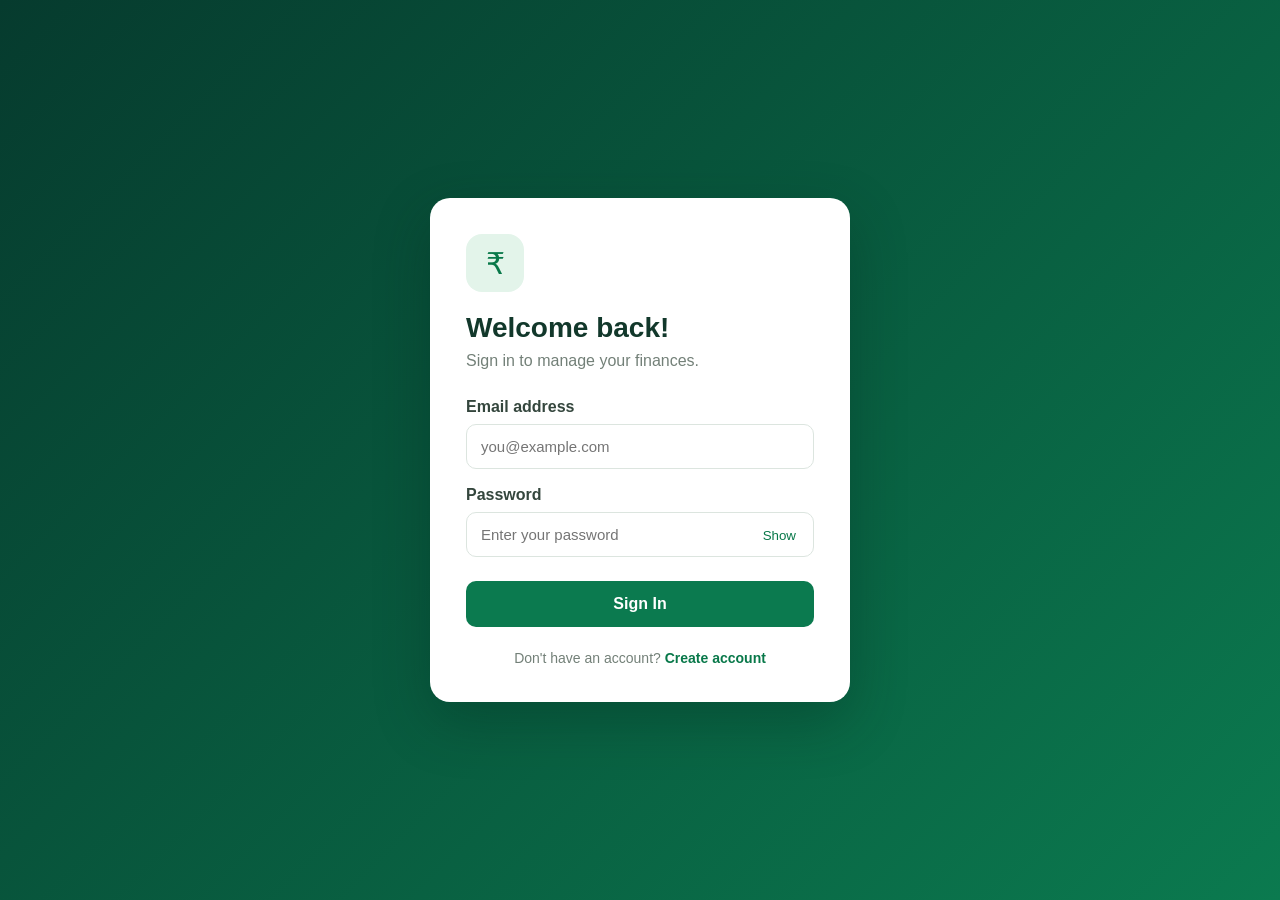
<file: templates/login.html>
<!DOCTYPE html>
<html lang="en">
<head>
    <meta charset="UTF-8">
    <meta name="viewport" content="width=device-width, initial-scale=1.0">
    <title>Login | Smart Expense Tracker</title>
    <style>
        * { box-sizing: border-box; }
        body {
            margin: 0;
            min-height: 100vh;
            display: flex;
            align-items: center;
            justify-content: center;
            padding: 20px;
            font-family: "Segoe UI", Arial, sans-serif;
            background: linear-gradient(135deg, #063b2e, #0b7a4f);
        }
        .container {
            width: 100%;
            max-width: 420px;
            background: #fff;
            padding: 36px;
            border-radius: 20px;
            box-shadow: 0 20px 55px #002a1d55;
        }
        .logo {
            width: 58px;
            height: 58px;
            display: grid;
            place-items: center;
            background: #e3f4ea;
            color: #087849;
            border-radius: 16px;
            font-size: 30px;
            margin-bottom: 20px;
        }
        h1 { margin: 0 0 8px; color: #12382b; font-size: 28px; }
        .subtitle { color: #738078; margin: 0 0 28px; }
        label { display: block; margin: 17px 0 8px; font-weight: 600; color: #34463d; }
        input {
            width: 100%;
            padding: 13px 14px;
            border: 1px solid #dce5df;
            border-radius: 10px;
            font-size: 15px;
            outline: none;
        }
        input:focus { border-color: #0b7a4f; box-shadow: 0 0 0 3px #0b7a4f18; }
        .password-wrap { position: relative; }
        .password-wrap input { padding-right: 65px; }
        .toggle {
            position: absolute; right: 12px; top: 50%;
            transform: translateY(-50%); border: 0;
            background: none; color: #087849; cursor: pointer;
        }
        .submit {
            width: 100%; padding: 14px; margin-top: 24px;
            border: 0; border-radius: 10px; background: #0b7a4f;
            color: white; font-size: 16px; font-weight: 700; cursor: pointer;
        }
        .submit:hover { background: #086540; }
        .submit:disabled { opacity: .65; cursor: wait; }
        .message { margin-top: 15px; font-size: 14px; line-height: 1.5; }
        .signup { margin-top: 23px; text-align: center; color: #738078; font-size: 14px; }
        a { color: #087849; text-decoration: none; font-weight: 700; }
        a:hover { text-decoration: underline; }
        .back { display: block; text-align: center; margin-top: 18px; font-size: 13px; color: #738078; }
    </style>
</head>
<body>
    <main class="container">
        <div class="logo">₹</div>
        <h1>Welcome back!</h1>
        <p class="subtitle">Sign in to manage your finances.</p>

        <form id="loginForm">
            <label for="email">Email address</label>
            <input id="email" name="email" type="email"
                   placeholder="you@example.com" autocomplete="email" required>

            <label for="password">Password</label>
            <div class="password-wrap">
                <input id="password" name="password" type="password"
                       placeholder="Enter your password"
                       autocomplete="current-password" required>
                <button class="toggle" type="button" id="togglePassword">Show</button>
            </div>

            <button class="submit" id="submitBtn" type="submit">Sign In</button>
            <div class="message" id="message" role="status" aria-live="polite"></div>
        </form>

        <div class="signup">
            Don't have an account? <a href="/register">Create account</a>
        </div>
    </main>

    <script>
        const form = document.getElementById('loginForm');
        const message = document.getElementById('message');
        const submitBtn = document.getElementById('submitBtn');

        // Shown after a successful registration (register page sends us here with ?registered=1)
        if (new URLSearchParams(window.location.search).get('registered') === '1') {
            message.style.color = '#087849';
            message.textContent = 'Registration successful. Please log in.';
            history.replaceState(null, '', '/login');
        }

        document.getElementById('togglePassword').addEventListener('click', function () {
            const input = document.getElementById('password');
            const showing = input.type === 'password';
            input.type = showing ? 'text' : 'password';
            this.textContent = showing ? 'Hide' : 'Show';
        });

        form.addEventListener('submit', async function (event) {
            event.preventDefault();
            message.textContent = '';
            message.style.color = '#b42318';
            let redirecting = false;
            submitBtn.disabled = true;
            submitBtn.textContent = 'Signing in...';

            try {
                const response = await fetch('/api/auth/login', {
                    method: 'POST',
                    headers: { 'Content-Type': 'application/json' },
                    body: JSON.stringify({
                        email: document.getElementById('email').value.trim(),
                        password: document.getElementById('password').value
                    })
                });

                const result = await response.json().catch(() => ({}));

                if (!response.ok) {
                    throw new Error(result.message || result.error || 'Login failed. Please try again.');
                }

                message.style.color = '#087849';
                message.textContent = 'Login successful! Opening dashboard...';
                redirecting = true;
                window.location.replace('/');
            } catch (error) {
                message.textContent = error instanceof TypeError
                    ? 'Could not connect to the server.'
                    : (error.message || 'Login failed. Please try again.');
            } finally {
                if (!redirecting) {
                    submitBtn.disabled = false;
                    submitBtn.textContent = 'Sign In';
                }
            }
        });
    </script>
</body>
</html>
</file>
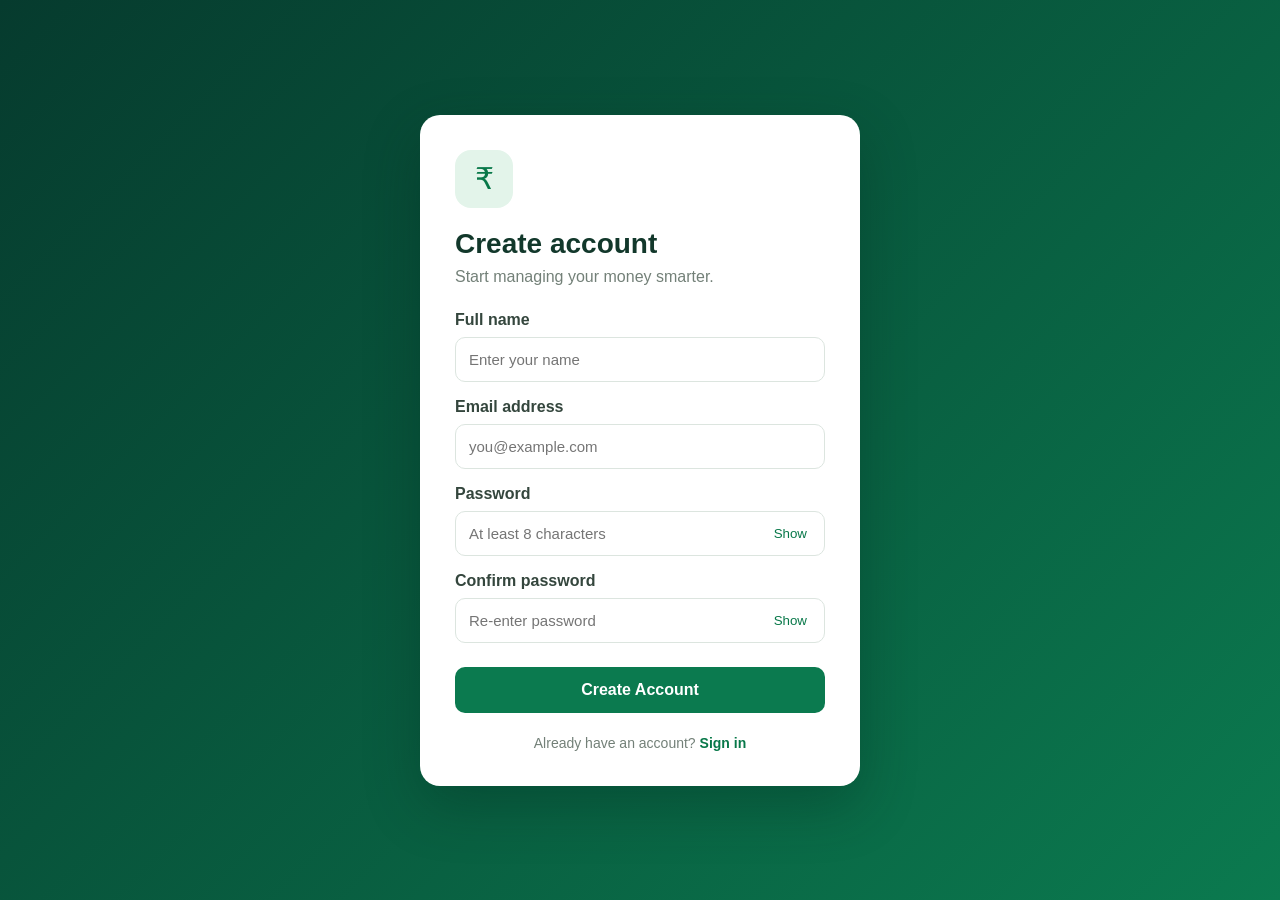
<file: templates/register.html>
<!DOCTYPE html>
<html lang="en">
<head>
    <meta charset="UTF-8">
    <meta name="viewport" content="width=device-width, initial-scale=1.0">
    <title>Create Account | Smart Expense Tracker</title>

    <style>
        * { box-sizing: border-box; }

        body {
            margin: 0;
            min-height: 100vh;
            display: flex;
            align-items: center;
            justify-content: center;
            padding: 20px;
            font-family: "Segoe UI", Arial, sans-serif;
            background: linear-gradient(135deg, #063b2e, #0b7a4f);
        }

        .container {
            width: 100%;
            max-width: 440px;
            background: white;
            padding: 35px;
            border-radius: 20px;
            box-shadow: 0 20px 55px #002a1d55;
        }

        .logo {
            width: 58px;
            height: 58px;
            display: grid;
            place-items: center;
            background: #e3f4ea;
            color: #087849;
            border-radius: 16px;
            font-size: 30px;
            margin-bottom: 20px;
        }

        h1 { margin: 0 0 8px; color: #12382b; font-size: 28px; }
        .subtitle { color: #738078; margin: 0 0 25px; }

        label {
            display: block;
            margin: 16px 0 8px;
            font-weight: 600;
            color: #34463d;
        }

        input {
            width: 100%;
            padding: 13px;
            border: 1px solid #dce5df;
            border-radius: 10px;
            font-size: 15px;
            outline: none;
        }

        input:focus {
            border-color: #0b7a4f;
            box-shadow: 0 0 0 3px #0b7a4f18;
        }

        .password-wrap { position: relative; }
        .password-wrap input { padding-right: 65px; }

        .toggle {
            position: absolute;
            right: 12px;
            top: 50%;
            transform: translateY(-50%);
            border: 0;
            background: none;
            color: #087849;
            cursor: pointer;
        }

        .submit {
            width: 100%;
            padding: 14px;
            margin-top: 24px;
            border: 0;
            border-radius: 10px;
            background: #0b7a4f;
            color: white;
            font-size: 16px;
            font-weight: 700;
            cursor: pointer;
        }

        .submit:hover { background: #086540; }
        .submit:disabled { opacity: .65; cursor: wait; }

        .message { margin-top: 15px; font-size: 14px; line-height: 1.5; }

        .login {
            margin-top: 22px;
            text-align: center;
            color: #738078;
            font-size: 14px;
        }

        a { color: #087849; text-decoration: none; font-weight: 700; }
        a:hover { text-decoration: underline; }

        .back {
            display: block;
            text-align: center;
            margin-top: 18px;
            font-size: 13px;
            color: #738078;
        }
    </style>
</head>

<body>
    <main class="container">
        <div class="logo">₹</div>

        <h1>Create account</h1>
        <p class="subtitle">Start managing your money smarter.</p>

        <form id="registerForm">
            <label for="name">Full name</label>
            <input id="name" name="name" type="text"
                   placeholder="Enter your name"
                   autocomplete="name" maxlength="100" required>

            <label for="email">Email address</label>
            <input id="email" name="email" type="email"
                   placeholder="you@example.com"
                   autocomplete="email" maxlength="190" required>

            <label for="password">Password</label>
            <div class="password-wrap">
                <input id="password" name="password" type="password"
                       placeholder="At least 8 characters"
                       autocomplete="new-password"
                       minlength="8" maxlength="128" required>
                <button class="toggle" type="button"
                        data-target="password">Show</button>
            </div>

            <label for="confirmPassword">Confirm password</label>
            <div class="password-wrap">
                <input id="confirmPassword" name="confirmPassword"
                       type="password" placeholder="Re-enter password"
                       autocomplete="new-password" minlength="8" required>
                <button class="toggle" type="button"
                        data-target="confirmPassword">Show</button>
            </div>

            <button class="submit" id="submitBtn" type="submit">
                Create Account
            </button>

            <div class="message" id="message"
                 role="status" aria-live="polite"></div>
        </form>

        <div class="login">
            Already have an account? <a href="/login">Sign in</a>
        </div>

    </main>

    <script>
        document.querySelectorAll('.toggle').forEach(button => {
            button.addEventListener('click', () => {
                const input = document.getElementById(button.dataset.target);
                const show = input.type === 'password';
                input.type = show ? 'text' : 'password';
                button.textContent = show ? 'Hide' : 'Show';
            });
        });

        document.getElementById('registerForm').addEventListener('submit', async event => {
            event.preventDefault();

            const name = document.getElementById('name').value.trim();
            const email = document.getElementById('email').value.trim();
            const password = document.getElementById('password').value;
            const confirmPassword = document.getElementById('confirmPassword').value;
            const message = document.getElementById('message');
            const button = document.getElementById('submitBtn');

            message.style.color = '#b42318';
            message.textContent = '';
            let redirecting = false;

            if (name.length < 2) {
                message.textContent = 'Please enter your full name.';
                return;
            }

            if (password.length < 8) {
                message.textContent = 'Password must contain at least 8 characters.';
                return;
            }

            if (password !== confirmPassword) {
                message.textContent = 'Passwords do not match.';
                return;
            }

            button.disabled = true;
            button.textContent = 'Creating account...';

            try {
                const response = await fetch('/api/auth/register', {
                    method: 'POST',
                    headers: { 'Content-Type': 'application/json' },
                    body: JSON.stringify({ name, email, password, confirmPassword })
                });

                const result = await response.json().catch(() => ({}));

                if (!response.ok) {
                    throw new Error(
                        result.message || result.error || 'Registration failed.'
                    );
                }

                message.style.color = '#087849';
                message.textContent = 'Account created! Taking you to the login page...';

                // Registration does not log you in - go to the login page.
                redirecting = true;
                window.location.replace('/login?registered=1');
            } catch (error) {
                message.textContent = error instanceof TypeError
                    ? 'Unable to connect to the server.'
                    : (error.message || 'Registration failed.');
            } finally {
                if (!redirecting) {
                    button.disabled = false;
                    button.textContent = 'Create Account';
                }
            }
        });
    </script>
</body>
</html>
</file>
